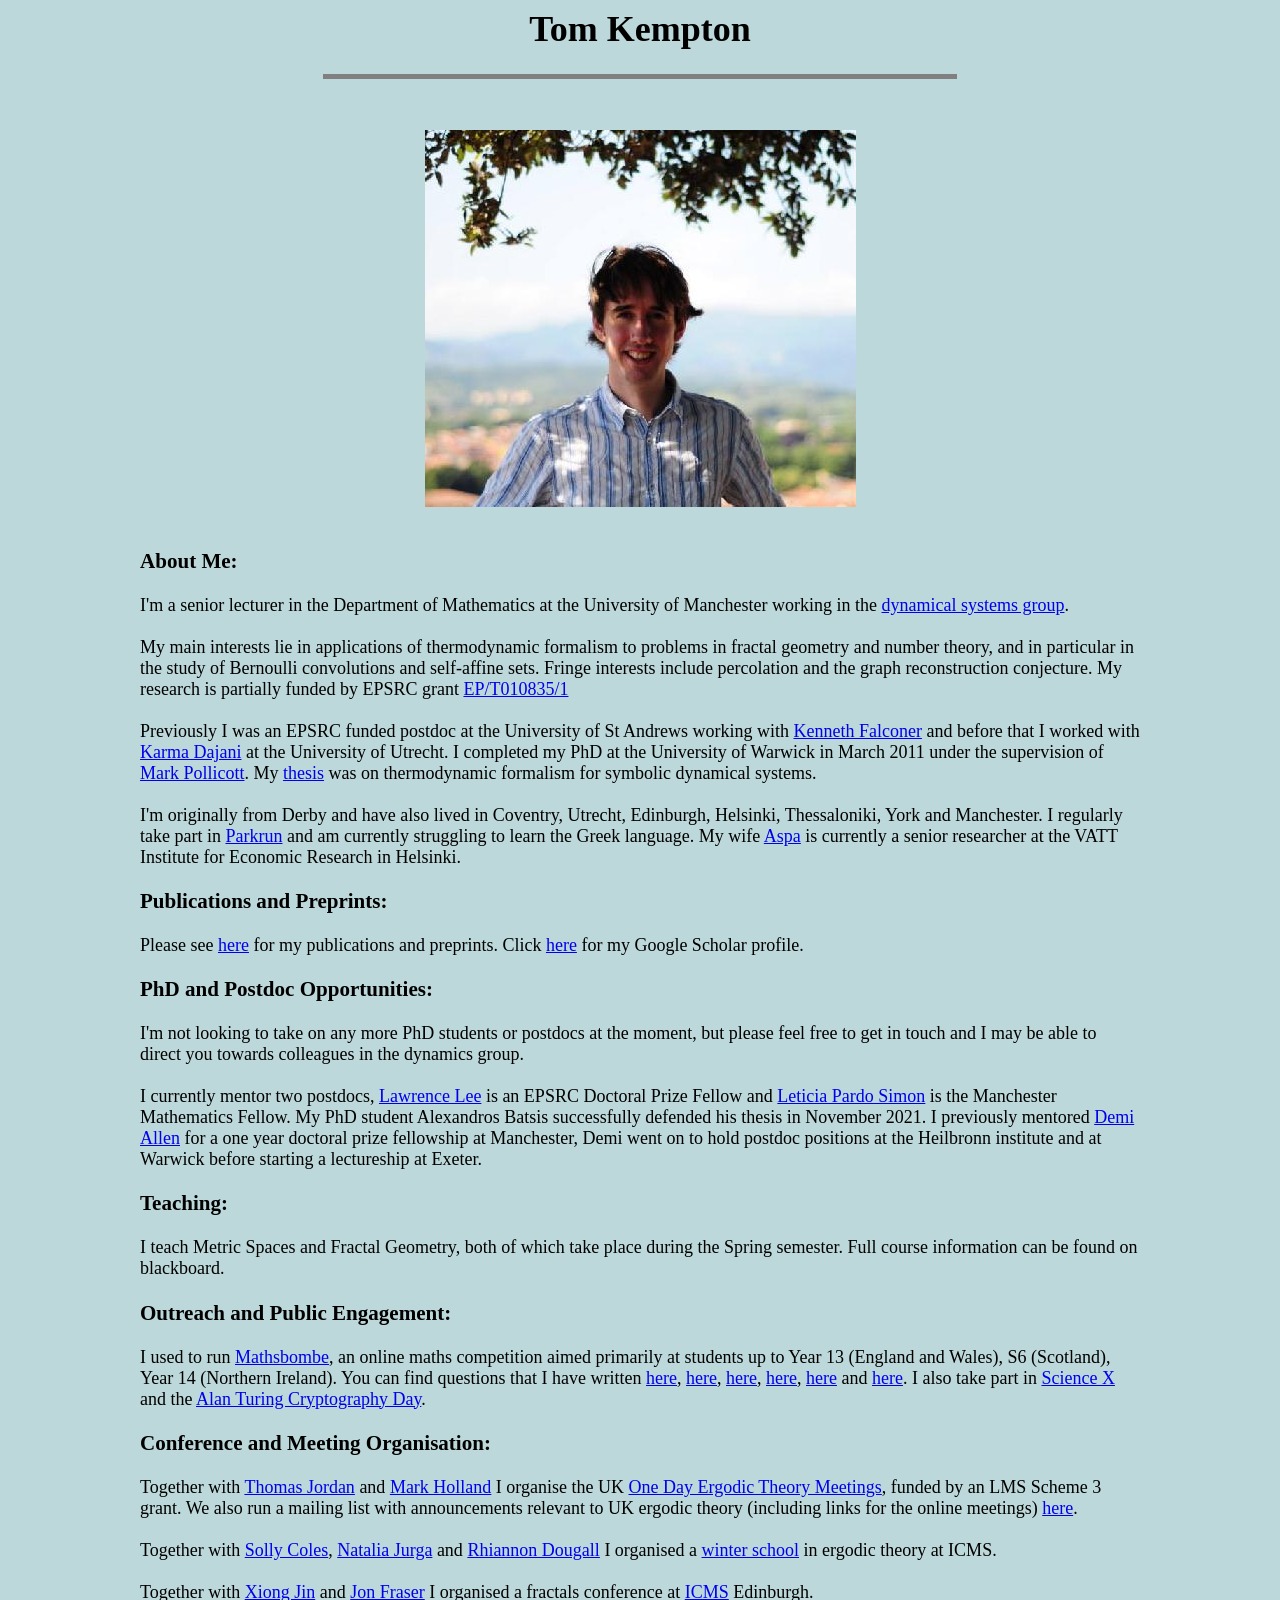
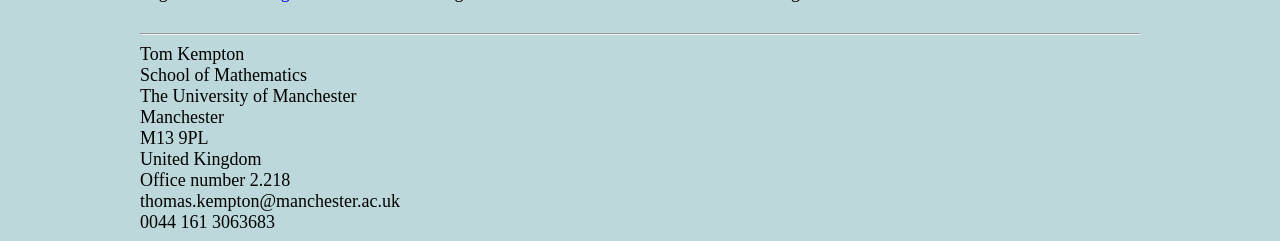
<file: index.htm>
<html
> 

<body> 

<body bgcolor="#BDD8DA"> 

<title>Tom Kempton</title> 

<CENTER> 

<font size=4> 

<H1>Tom Kempton</H1> 

<HR WIDTH="50%" SIZE="5" NOSHADE="NOSHADE"> 

 

</br></br> 



<img style="width: 431px; height: 377px;" alt="From Lucca Tower" src="Lucca 
Tower2.jpg"></br></br>
</CENTER>


<DIV style="width: 1000px; margin: 0 auto">
   

<h3>About Me:</h3>

I'm a senior lecturer in the Department of Mathematics at the University of Manchester working in the <a 
href="https://www.maths.manchester.ac.uk/research/themes/analysis-geometry-and-dynamical-systems/">dynamical systems group</a>. </br></br>

My main interests lie in applications of thermodynamic formalism to problems in fractal geometry and number theory, and in particular in the study of Bernoulli convolutions and self-affine sets.
Fringe interests include percolation and the graph reconstruction conjecture. My research is partially funded by EPSRC grant <a 
href="https://gow.epsrc.ukri.org/NGBOViewGrant.aspx?GrantRef=EP/T010835/1">EP/T010835/1</a>

</br></br>

Previously I was an EPSRC funded postdoc at the University of St Andrews working with <a 
href="https://kennethfalconer.github.io/index.html">Kenneth Falconer</a> and before that I worked with <a 
href="http://www.staff.science.uu.nl/~kraai101/">Karma Dajani</a> at the 
University of Utrecht. I completed my PhD at the University of Warwick in March 2011 under the 
supervision of <a href="http://www.warwick.ac.uk/~masdbl/">Mark Pollicott</a>. 
My <a href="KemptonThesisFinalVersion.pdf">thesis</a> was on thermodynamic 
formalism for symbolic dynamical systems. </br></br>

I'm originally from Derby and have also lived in Coventry, Utrecht, Edinburgh, Helsinki, Thessaloniki, York and Manchester. I regularly take part in <a 
href="http://www.parkrun.org.uk/results/athleteresultshistory/?athleteNumber=82913">Parkrun</a> and am currently struggling to learn the Greek language. My wife <a 
href="https://vatt.fi/en/researcher/bizopoulou-aspasia">Aspa</a> is currently a senior researcher at the VATT Institute for Economic Research in Helsinki.

<h3>Publications and Preprints:</h3> 

Please see <a 
href="https://personalpages.manchester.ac.uk/staff/thomas.kempton/publications">here</a> for my publications and preprints. Click <a 
href="http://scholar.google.nl/citations?user=wOstJyUAAAAJ&hl=en">here</a> for 
my Google Scholar profile.</br> 

<h3>PhD and Postdoc Opportunities:</h3> 
I'm not looking to take on any more PhD students or postdocs at the moment, but please feel free to get in touch and I may be able to direct you towards colleagues in the dynamics group.
<br><br>

I currently mentor two postdocs, <a href="https://lawrence-d-lee.github.io/">Lawrence Lee</a> is an EPSRC Doctoral Prize Fellow and <a href="https://sites.google.com/view/leticiapardosimon/home">Leticia Pardo Simon</a> is the Manchester Mathematics Fellow. 

My PhD student Alexandros Batsis successfully defended his thesis in November 2021. I previously mentored <a href="https://sites.google.com/view/demi-allen-mathematics">Demi Allen</a> for a one year doctoral prize fellowship at Manchester, Demi went on to hold postdoc positions at the Heilbronn institute and at Warwick before starting a lectureship at Exeter.

<h3>Teaching:</h3> 
I teach Metric Spaces and Fractal Geometry, both of which take place during the Spring semester. Full course information can be found on blackboard.


<h3>Outreach and Public Engagement:</h3>
I used to run <a 
href="https://www.maths.manchester.ac.uk/mathsbombe/">Mathsbombe</a>, an online maths competition aimed primarily at students up to Year 13 (England and Wales), S6 (Scotland), Year 14 (Northern Ireland). You can find questions that I have written <a 
href="https://www.maths.manchester.ac.uk/mathsbombe_2019/problem.php?index=2">here</a>, <a 
href="https://www.maths.manchester.ac.uk/mathsbombe_2019/problem.php?index=5">here</a>, <a 
href="https://www.maths.manchester.ac.uk/mathsbombe_2020/problem.php?index=1">here</a>, <a 
href="https://www.maths.manchester.ac.uk/mathsbombe_2020/problem.php?index=3">here</a>, <a 
href="https://www.maths.manchester.ac.uk/mathsbombe_2020/problem.php?index=5">here</a> and <a 
href="https://www.maths.manchester.ac.uk/mathsbombe_2020/problem.php?index=7">here</a>.

I also take part in <a 
href="https://www.mub.eps.manchester.ac.uk/sciencex/">Science X</a> and the <a 
href="https://www.maths.manchester.ac.uk/cryptography_competition/ATCD.php">Alan Turing Cryptography Day</a>. 



<h3>Conference and Meeting Organisation:</h3> 
Together with <a href="https://people.maths.bris.ac.uk/~matmj/">Thomas Jordan</a> and <a href="http://emps.exeter.ac.uk/mathematics/staff/mph204">Mark Holland</a> I organise the UK <a 
href="https://people.maths.bris.ac.uk/~matmj/ergodicmeetings2021.html">One Day Ergodic Theory Meetings</a>, funded by an LMS Scheme 3 grant. We also run a mailing list with announcements relevant to UK ergodic theory (including links for the online meetings) <a href="https://www.jiscmail.ac.uk/cgi-bin/webadmin?A0=UKETDS">here</a>.<br><br>

Together with <a href="https://warwick.ac.uk/fac/sci/maths/people/staff/coles/">Solly Coles</a>, <a href="https://nataliajurga.wordpress.com/">Natalia Jurga</a> and <a href="https://www.durham.ac.uk/staff/rhiannon-dougall/">Rhiannon Dougall</a> I organised a <a href="https://www.icms.org.uk/events/workshops/JET21">winter school</a> in ergodic theory at ICMS. <br><br> 

Together with <a href="https://personalpages.manchester.ac.uk/staff/xiong.jin/">Xiong Jin</a> and <a href="http://www.mcs.st-andrews.ac.uk/~jmf32/">Jon Fraser</a> I organised a fractals conference at <a 
href="https://www.icms.org.uk/">ICMS</a> Edinburgh. <br><br>


<hr /> 

Tom Kempton</br> 

School of Mathematics</br> 

The University of Manchester</br> 

Manchester</br> 

M13 9PL</br> 

United Kingdom</br>  

Office number 2.218</br>

thomas.kempton@manchester.ac.uk</br> 

0044 161 3063683</br>



<script type="text/javascript"> 

var gaJsHost = (("https:" == document.location.protocol) ? "https://ssl." : 
"http://www."); 

document.write(unescape("%3Cscript src='" + gaJsHost + "google-
analytics.com/ga.js' type='text/javascript'%3E%3C/script%3E")); 

</script> 

<script type="text/javascript"> 

try { 

var pageTracker = _gat._getTracker("UA-4351727-2"); 

pageTracker._trackPageview(); 

} catch(err) {}</script> 

</DIV>

</body> 

</html>
</file>
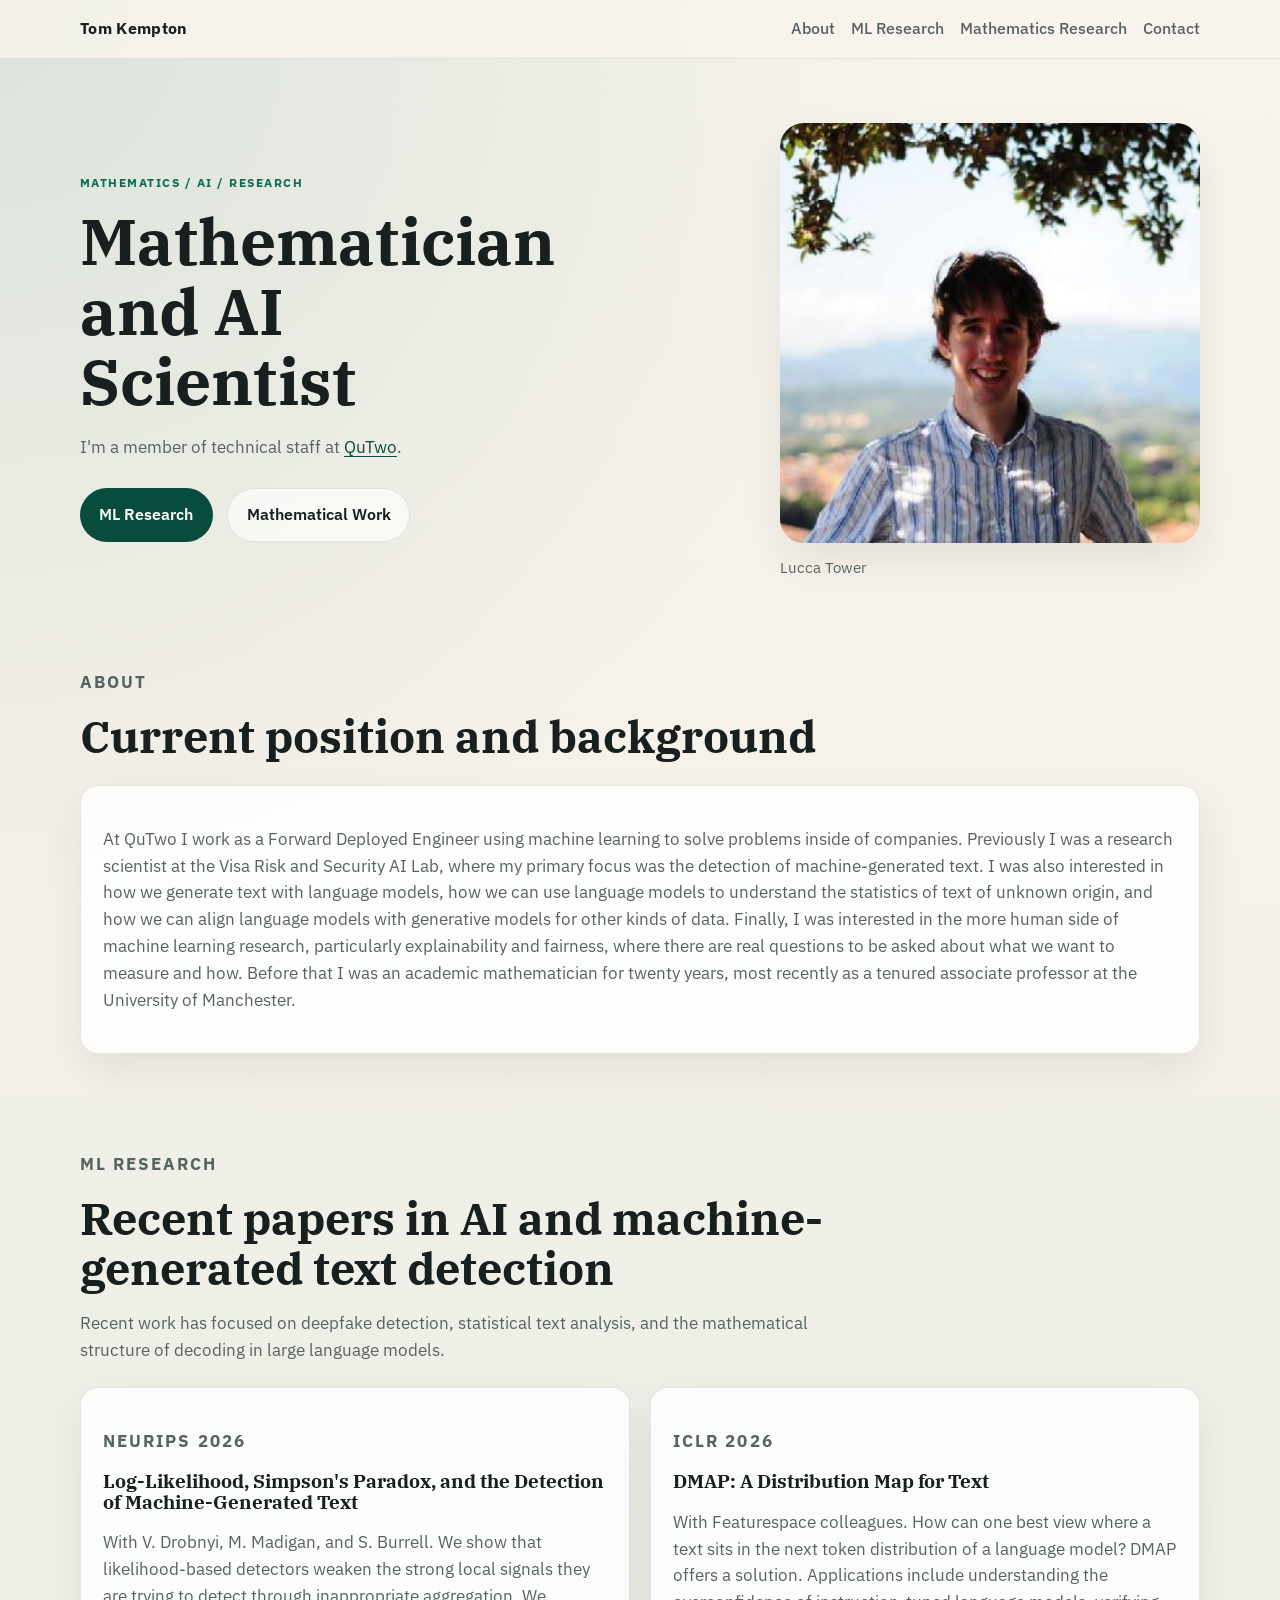
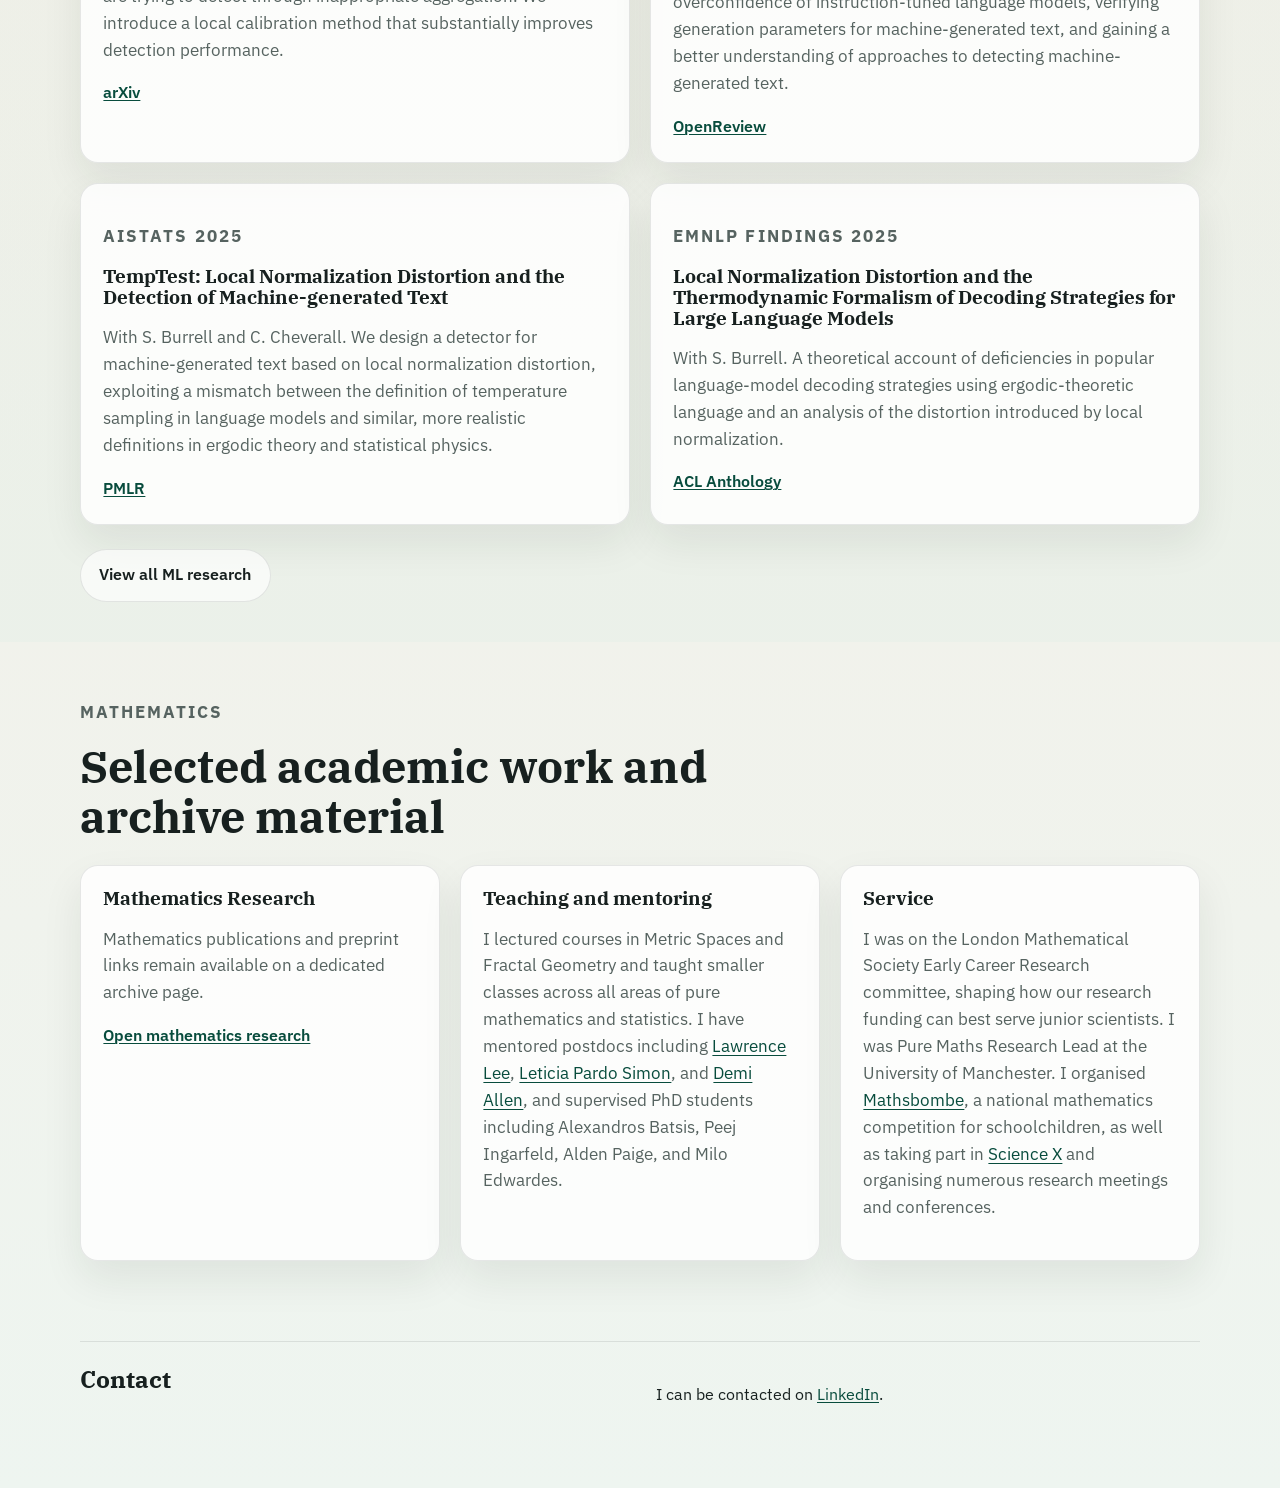
<file: index.html>
<!DOCTYPE html>
<html lang="en">
<head>
  <meta charset="utf-8">
  <meta name="viewport" content="width=device-width, initial-scale=1">
  <title>Tom Kempton</title>
  <meta name="description" content="Tom Kempton's academic homepage, with current work, selected projects, publications, and archive material.">
  <link rel="preconnect" href="https://fonts.googleapis.com">
  <link rel="preconnect" href="https://fonts.gstatic.com" crossorigin>
  <link href="https://fonts.googleapis.com/css2?family=IBM+Plex+Sans:wght@400;500;600;700&family=IBM+Plex+Serif:wght@400;600&display=swap" rel="stylesheet">
  <link rel="stylesheet" href="style.css">
</head>
<body>
  <header class="site-header">
    <div class="container">
      <nav class="site-nav" aria-label="Primary">
        <a class="wordmark" href="index.html">Tom Kempton</a>
        <div class="nav-links">
          <a href="#about">About</a>
          <a href="ai-research.html">ML Research</a>
          <a href="publications.htm">Mathematics Research</a>
          <a href="#contact">Contact</a>
        </div>
      </nav>
    </div>
  </header>

  <main>
    <section class="hero">
      <div class="container hero-grid">
        <div class="hero-copy">
          <p class="eyebrow">Mathematics / AI / Research</p>
          <h1>Mathematician and AI Scientist</h1>
          <p class="lede">
            I'm a member of technical staff at <a href="https://www.qutwo.com/">QuTwo</a>.
          </p>
          <div class="cta-row">
            <a class="button button-primary" href="ai-research.html">ML Research</a>
            <a class="button button-secondary" href="publications.htm">Mathematical Work</a>
          </div>
        </div>
        <div class="hero-media">
          <img src="Lucca Tower2.jpg" alt="Tom Kempton standing on Lucca Tower">
          <p class="caption">Lucca Tower</p>
        </div>
      </div>
    </section>

    <section id="about" class="section">
      <div class="container">
        <div class="section-heading">
          <p class="eyebrow">About</p>
          <h2>Current position and background</h2>
        </div>
        <div class="card prose">
          <p>
            At QuTwo I work as a Forward Deployed Engineer using machine learning to solve problems inside of companies. Previously I
            was a research scientist at the Visa Risk and Security AI Lab, where my primary focus was the detection of machine-generated
            text. I was also interested in how we generate text with language models, how we can use language models to understand the
            statistics of text of unknown origin, and how we can align language models with generative models for other kinds of data.
            Finally, I was interested in the more human side of machine learning research, particularly explainability and fairness,
            where there are real questions to be asked about what we want to measure and how. Before that I was an academic mathematician
            for twenty years, most recently as a tenured associate professor at the University of Manchester.
          </p>
        </div>
      </div>
    </section>

    <section id="future-ai" class="section section-alt">
      <div class="container">
        <div class="section-heading">
          <p class="eyebrow">ML Research</p>
          <h2>Recent papers in AI and machine-generated text detection</h2>
          <p>
            Recent work has focused on deepfake detection, statistical text analysis, and the mathematical structure of
            decoding in large language models.
          </p>
        </div>
        <div class="card-grid featured-grid">
          <article class="card project-card">
            <p class="card-label">NeurIPS 2026</p>
            <h3>Log-Likelihood, Simpson's Paradox, and the Detection of Machine-Generated Text</h3>
            <p>
              With V. Drobnyi, M. Madigan, and S. Burrell. We show that likelihood-based detectors weaken
              the strong local signals they are trying to detect through inappropriate aggregation. We introduce a local
              calibration method that substantially improves detection performance.
            </p>
            <a class="text-link" href="https://arxiv.org/abs/2605.06294">arXiv</a>
          </article>
          <article class="card project-card">
            <p class="card-label">ICLR 2026</p>
            <h3>DMAP: A Distribution Map for Text</h3>
            <p>
              With Featurespace colleagues. How can one best view where a text sits in the next token distribution of a
              language model? DMAP offers a solution. Applications include understanding the overconfidence of
              instruction-tuned language models, verifying generation parameters for machine-generated text, and gaining a
              better understanding of approaches to detecting machine-generated text.
            </p>
            <a class="text-link" href="https://openreview.net/forum?id=SPElkPRurl">OpenReview</a>
          </article>
          <article class="card project-card">
            <p class="card-label">AISTATS 2025</p>
            <h3>TempTest: Local Normalization Distortion and the Detection of Machine-generated Text</h3>
            <p>
              With S. Burrell and C. Cheverall. We design a detector for machine-generated text based on local
              normalization distortion, exploiting a mismatch between the definition of temperature sampling in language
              models and similar, more realistic definitions in ergodic theory and statistical physics.
            </p>
            <a class="text-link" href="https://proceedings.mlr.press/v258/kempton25a.html">PMLR</a>
          </article>
          <article class="card project-card">
            <p class="card-label">EMNLP Findings 2025</p>
            <h3>Local Normalization Distortion and the Thermodynamic Formalism of Decoding Strategies for Large Language Models</h3>
            <p>
              With S. Burrell. A theoretical account of deficiencies in popular language-model decoding strategies using ergodic-theoretic language and
              an analysis of the distortion introduced by local normalization.
            </p>
            <a class="text-link" href="https://aclanthology.org/2025.findings-emnlp.1210/">ACL Anthology</a>
          </article>
        </div>
        <p class="section-link-row">
          <a class="button button-secondary" href="ai-research.html">View all ML research</a>
        </p>
      </div>
    </section>

    <section id="maths" class="section">
      <div class="container">
        <div class="section-heading">
          <p class="eyebrow">Mathematics</p>
          <h2>Selected academic work and archive material</h2>
        </div>
        <div class="card-grid">
          <article class="card">
            <h3>Mathematics Research</h3>
            <p>Mathematics publications and preprint links remain available on a dedicated archive page.</p>
            <a class="text-link" href="publications.htm">Open mathematics research</a>
          </article>
          <article class="card">
            <h3>Teaching and mentoring</h3>
            <p>
              I lectured courses in Metric Spaces and Fractal Geometry and taught smaller classes across all areas of pure
              mathematics and statistics. I have mentored postdocs including
              <a href="https://lawrence-d-lee.github.io/">Lawrence Lee</a>,
              <a href="https://sites.google.com/view/leticiapardosimon/home">Leticia Pardo Simon</a>, and
              <a href="https://sites.google.com/view/demi-allen-mathematics">Demi Allen</a>, and supervised PhD students
              including Alexandros Batsis, Peej Ingarfeld, Alden Paige, and Milo Edwardes.
            </p>
          </article>
          <article class="card">
            <h3>Service</h3>
            <p>
              I was on the London Mathematical Society Early Career Research committee, shaping how our research funding can best serve junior scientists. I was Pure Maths Research Lead at the University of Manchester. I organised
              <a href="https://www.maths.manchester.ac.uk/mathsbombe/">Mathsbombe</a>, a national mathematics competition for schoolchildren, as well as taking part in
              <a href="https://www.mub.eps.manchester.ac.uk/sciencex/">Science X</a> and organising numerous research meetings and conferences.
            </p>
          </article>
        </div>
      </div>
    </section>

  </main>

  <footer id="contact" class="site-footer">
    <div class="container footer-grid">
      <div>
        <h2>Contact</h2>
      </div>
      <div>
        <p>I can be contacted on <a href="https://www.linkedin.com/in/tom-kempton-41244822a">LinkedIn</a>.</p>
      </div>
    </div>
  </footer>
</body>
</html>
</file>
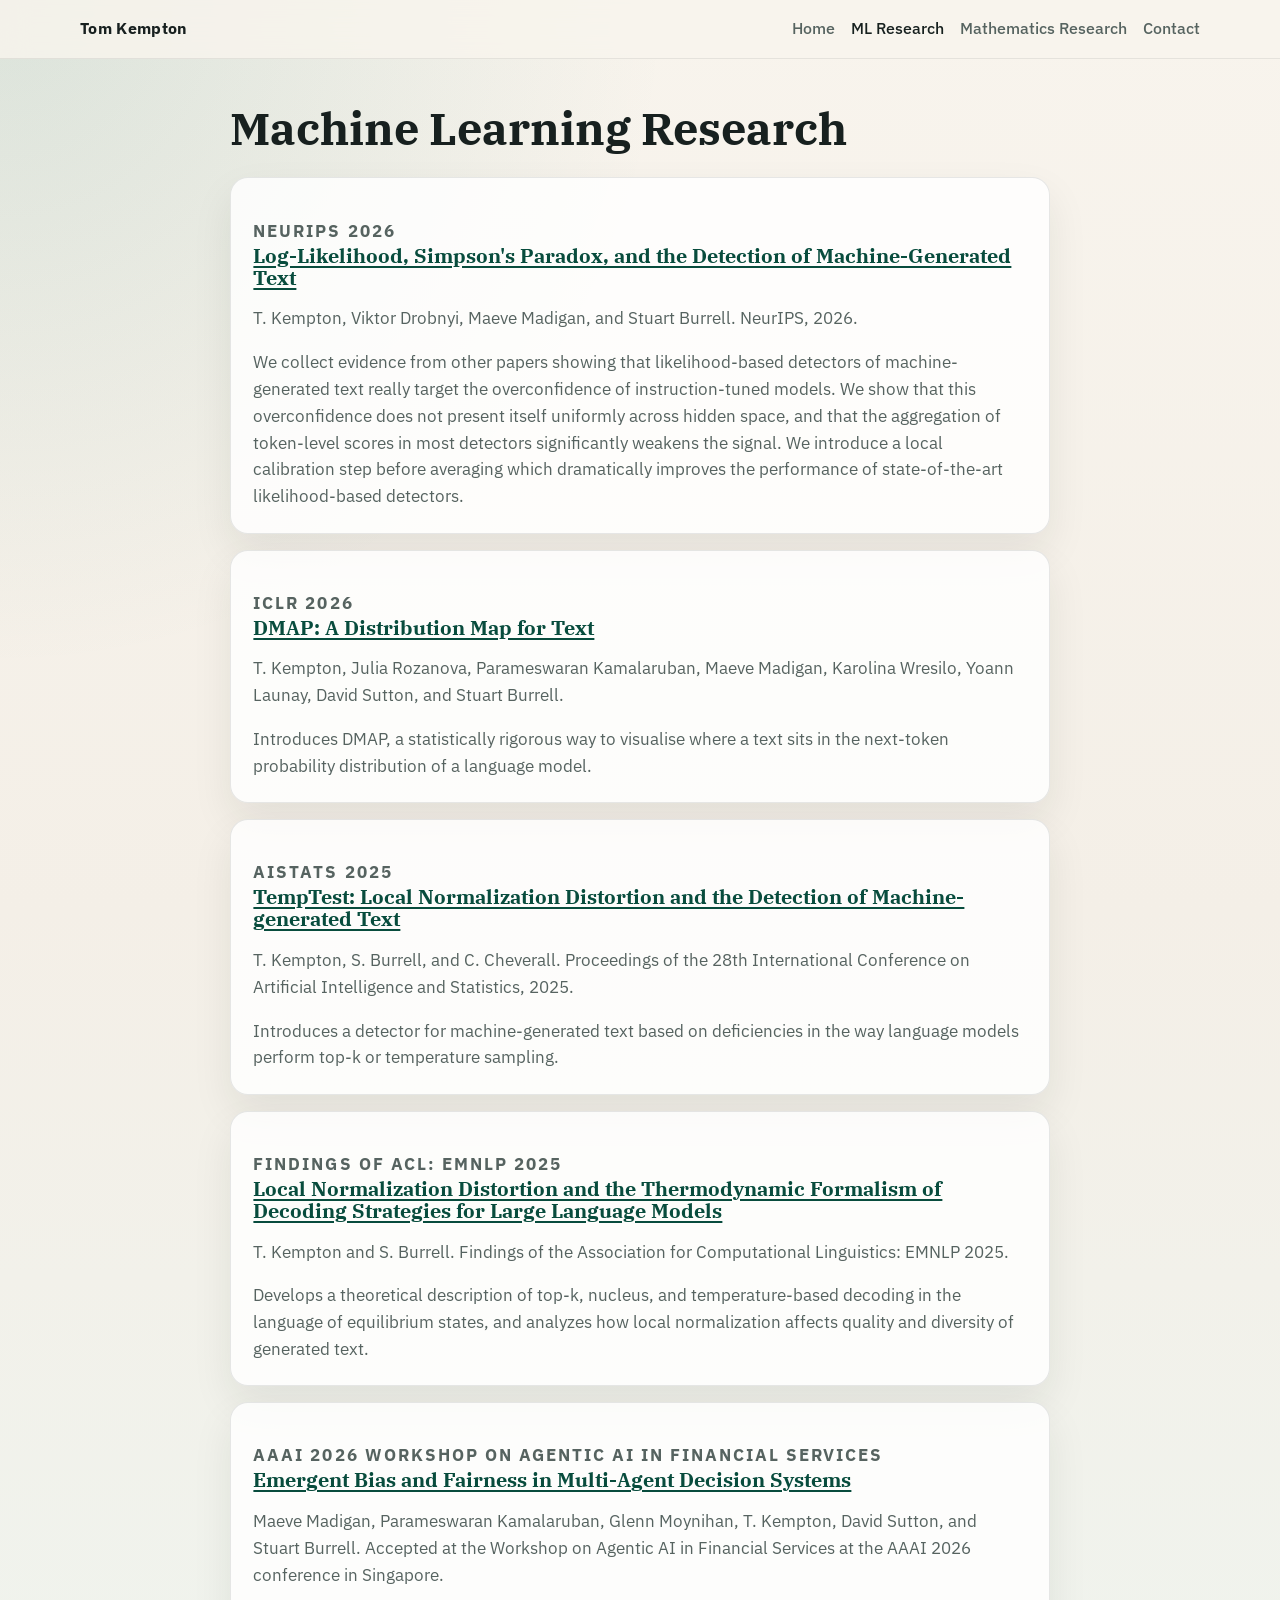
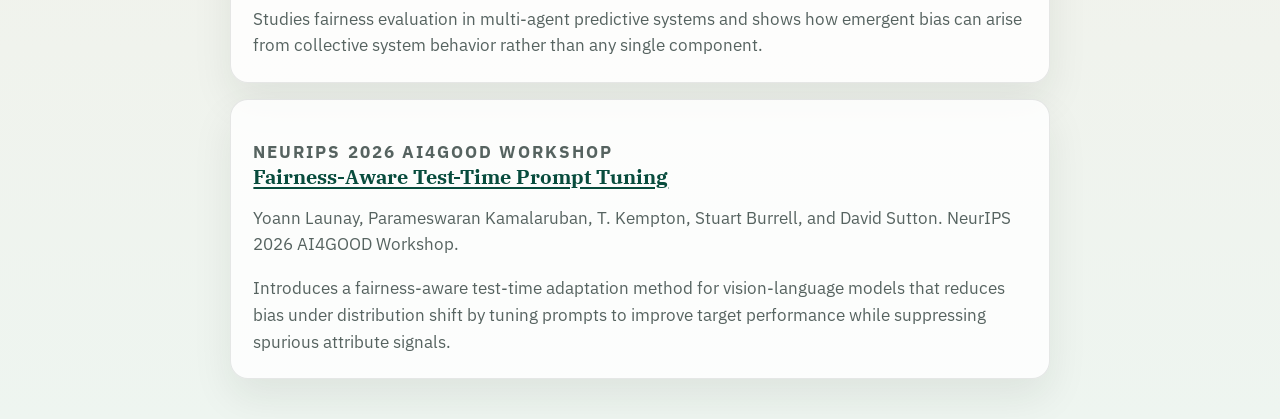
<file: ai-research.html>
<!DOCTYPE html>
<html lang="en">
<head>
  <meta charset="utf-8">
  <meta name="viewport" content="width=device-width, initial-scale=1">
  <title>Tom Kempton | ML Research</title>
  <meta name="description" content="ML research papers and projects by Tom Kempton, with a focus on deepfake detection and machine-generated text.">
  <link rel="preconnect" href="https://fonts.googleapis.com">
  <link rel="preconnect" href="https://fonts.gstatic.com" crossorigin>
  <link href="https://fonts.googleapis.com/css2?family=IBM+Plex+Sans:wght@400;500;600;700&family=IBM+Plex+Serif:wght@400;600&display=swap" rel="stylesheet">
  <link rel="stylesheet" href="style.css">
</head>
<body>
  <header class="site-header site-header-compact">
    <div class="container">
      <nav class="site-nav" aria-label="Primary">
        <a class="wordmark" href="index.html">Tom Kempton</a>
        <div class="nav-links">
          <a href="index.html">Home</a>
          <a href="ai-research.html" aria-current="page">ML Research</a>
          <a href="publications.htm">Mathematics Research</a>
          <a href="index.html#contact">Contact</a>
        </div>
      </nav>
    </div>
  </header>

  <main class="section">
    <div class="container narrow">
      <div class="section-heading">
        <h1>Machine Learning Research</h1>
      </div>

      <div class="stack">
        <article class="card publication-item">
          <p class="card-label">NeurIPS 2026</p>
          <h2><a href="https://arxiv.org/abs/2605.06294">Log-Likelihood, Simpson's Paradox, and the Detection of Machine-Generated Text</a></h2>
          <p>T. Kempton, Viktor Drobnyi, Maeve Madigan, and Stuart Burrell. NeurIPS, 2026.</p>
          <p>
            We collect evidence from other papers showing that likelihood-based detectors of 
            machine-generated text really target the overconfidence of instruction-tuned models. We show that this
            overconfidence does not present itself uniformly across hidden space, and that the aggregation of token-level scores in most
            detectors significantly weakens the signal. We introduce a local calibration step before averaging which dramatically improves 
            the performance of state-of-the-art likelihood-based detectors.
          </p>
        </article>

        <article class="card publication-item">
          <p class="card-label">ICLR 2026</p>
          <h2><a href="https://openreview.net/forum?id=SPElkPRurl">DMAP: A Distribution Map for Text</a></h2>
          <p>T. Kempton, Julia Rozanova, Parameswaran Kamalaruban, Maeve Madigan, Karolina Wresilo, Yoann Launay, David Sutton, and Stuart Burrell.</p>
          <p>
            Introduces DMAP, a statistically rigorous way to visualise where a text sits in the next-token probability distribution of a language model.
          </p>
        </article>

        <article class="card publication-item">
          <p class="card-label">AISTATS 2025</p>
          <h2><a href="https://proceedings.mlr.press/v258/kempton25a.html">TempTest: Local Normalization Distortion and the Detection of Machine-generated Text</a></h2>
          <p>T. Kempton, S. Burrell, and C. Cheverall. Proceedings of the 28th International Conference on Artificial Intelligence and Statistics, 2025.</p>
          <p>
            Introduces a detector for machine-generated text based on deficiencies in the way language models perform top-k or temperature sampling. 
          </p>
        </article>

        <article class="card publication-item">
          <p class="card-label">Findings of ACL: EMNLP 2025</p>
          <h2><a href="https://aclanthology.org/2025.findings-emnlp.1210/">Local Normalization Distortion and the Thermodynamic Formalism of Decoding Strategies for Large Language Models</a></h2>
          <p>T. Kempton and S. Burrell. Findings of the Association for Computational Linguistics: EMNLP 2025.</p>
          <p>
            Develops a theoretical description of top-k, nucleus, and temperature-based decoding in the language of
            equilibrium states, and analyzes how local normalization affects quality and diversity of generated text.
          </p>
        </article>

        <article class="card publication-item">
          <p class="card-label">AAAI 2026 Workshop on Agentic AI in Financial Services</p>
          <h2><a href="https://arxiv.org/abs/2512.16433">Emergent Bias and Fairness in Multi-Agent Decision Systems</a></h2>
          <p>Maeve Madigan, Parameswaran Kamalaruban, Glenn Moynihan, T. Kempton, David Sutton, and Stuart Burrell. Accepted at the Workshop on Agentic AI in Financial Services at the AAAI 2026 conference in Singapore.</p>
          <p>
            Studies fairness evaluation in multi-agent predictive systems and shows how emergent bias can arise from
            collective system behavior rather than any single component.
          </p>
        </article>

        <article class="card publication-item">
          <p class="card-label">NeurIPS 2026 AI4GOOD Workshop</p>
          <h2><a href="https://openreview.net/forum?id=PSx10YdkYB">Fairness-Aware Test-Time Prompt Tuning</a></h2>
          <p>Yoann Launay, Parameswaran Kamalaruban, T. Kempton, Stuart Burrell, and David Sutton. NeurIPS 2026 AI4GOOD Workshop.</p>
          <p>
            Introduces a fairness-aware test-time adaptation method for vision-language models that reduces bias under
            distribution shift by tuning prompts to improve target performance while suppressing spurious attribute signals.
          </p>
        </article>
      </div>
    </div>
  </main>
</body>
</html>
</file>
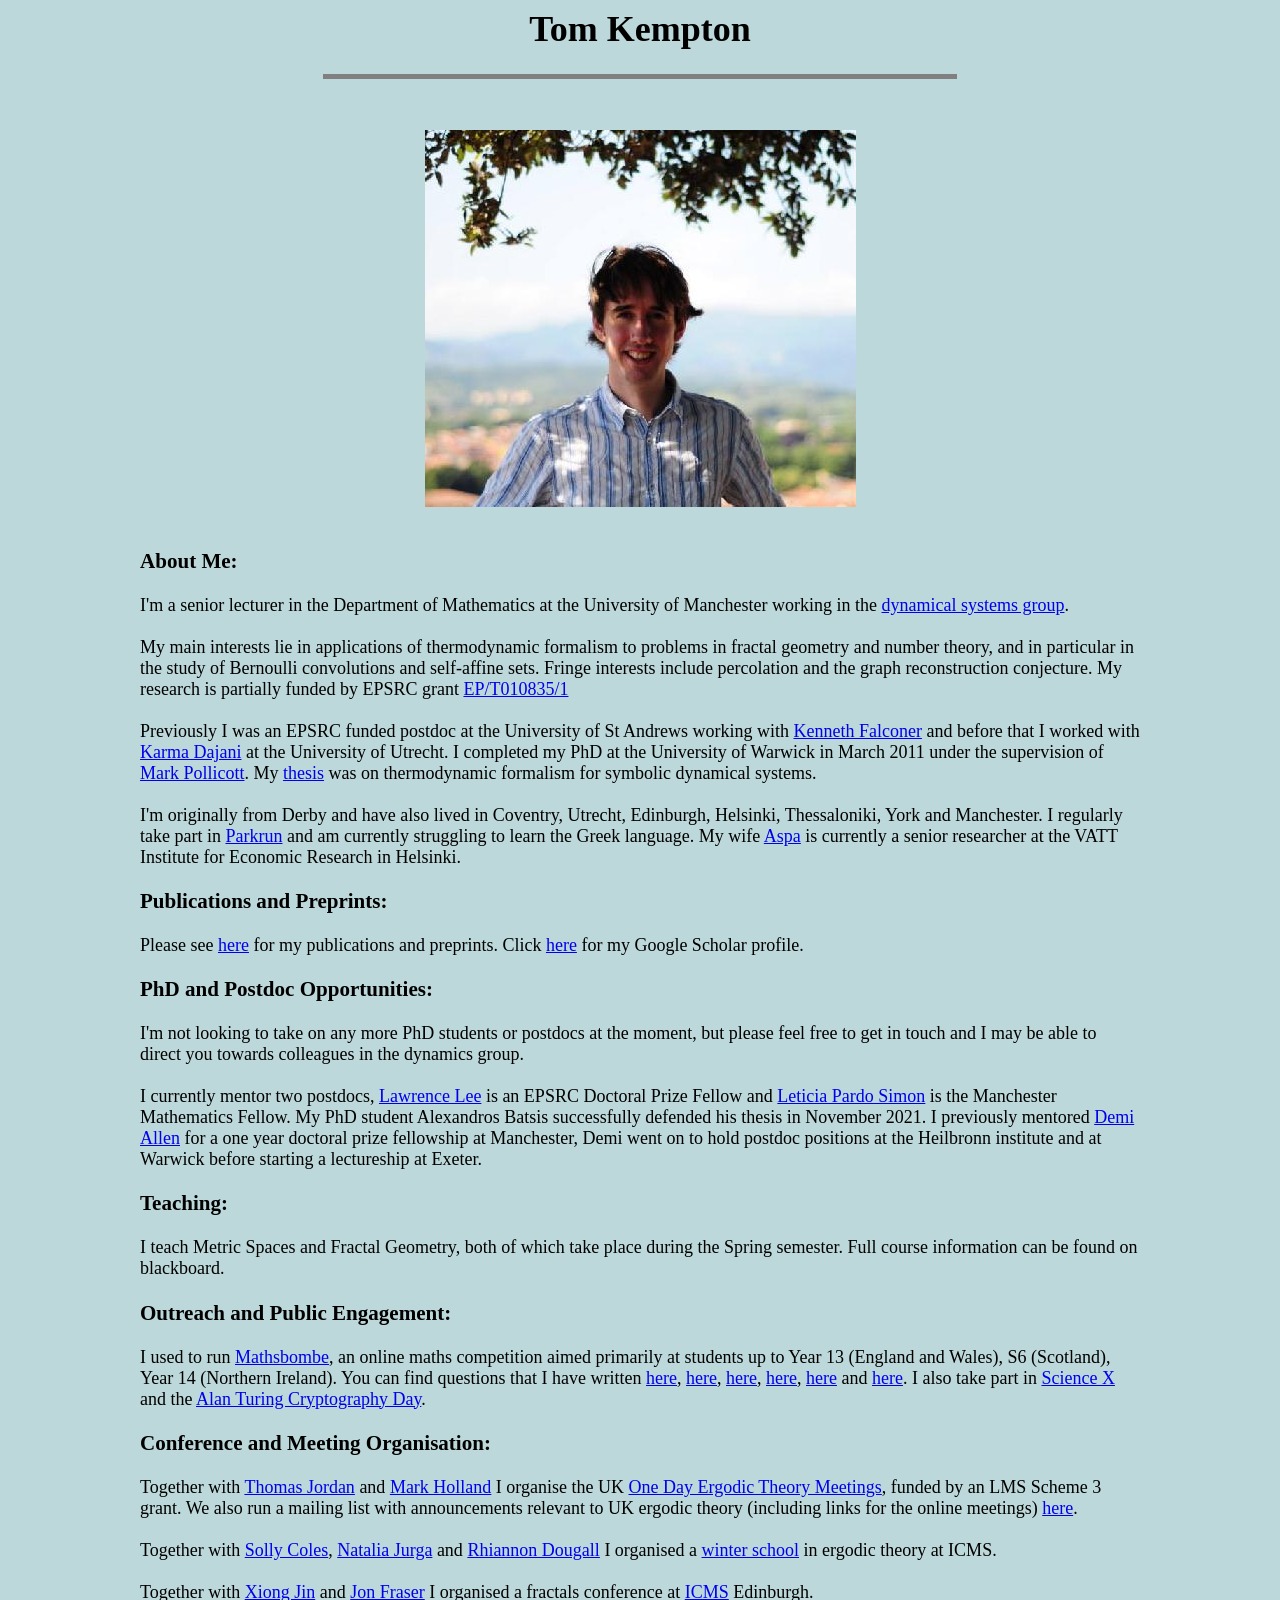
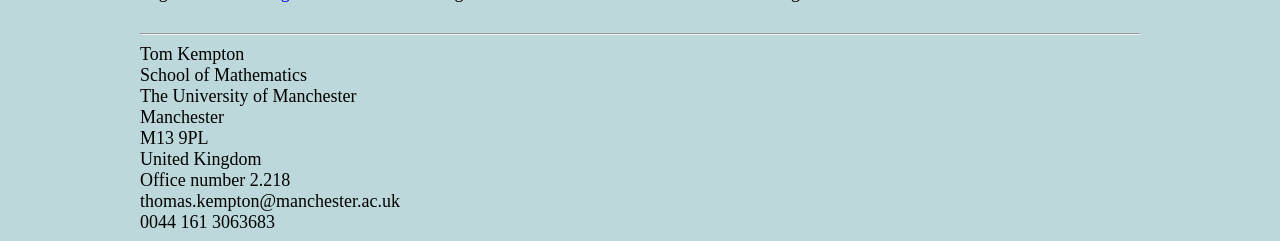
<file: default.htm>
<html
> 

<body> 

<body bgcolor="#BDD8DA"> 

<title>Tom Kempton</title> 

<CENTER> 

<font size=4> 

<H1>Tom Kempton</H1> 

<HR WIDTH="50%" SIZE="5" NOSHADE="NOSHADE"> 

 

</br></br> 



<img style="width: 431px; height: 377px;" alt="From Lucca Tower" src="Lucca 
Tower2.jpg"></br></br>
</CENTER>


<DIV style="width: 1000px; margin: 0 auto">
   

<h3>About Me:</h3>

I'm a senior lecturer in the Department of Mathematics at the University of Manchester working in the <a 
href="https://www.maths.manchester.ac.uk/research/themes/analysis-geometry-and-dynamical-systems/">dynamical systems group</a>. </br></br>

My main interests lie in applications of thermodynamic formalism to problems in fractal geometry and number theory, and in particular in the study of Bernoulli convolutions and self-affine sets.
Fringe interests include percolation and the graph reconstruction conjecture. My research is partially funded by EPSRC grant <a 
href="https://gow.epsrc.ukri.org/NGBOViewGrant.aspx?GrantRef=EP/T010835/1">EP/T010835/1</a>

</br></br>

Previously I was an EPSRC funded postdoc at the University of St Andrews working with <a 
href="https://kennethfalconer.github.io/index.html">Kenneth Falconer</a> and before that I worked with <a 
href="http://www.staff.science.uu.nl/~kraai101/">Karma Dajani</a> at the 
University of Utrecht. I completed my PhD at the University of Warwick in March 2011 under the 
supervision of <a href="http://www.warwick.ac.uk/~masdbl/">Mark Pollicott</a>. 
My <a href="KemptonThesisFinalVersion.pdf">thesis</a> was on thermodynamic 
formalism for symbolic dynamical systems. </br></br>

I'm originally from Derby and have also lived in Coventry, Utrecht, Edinburgh, Helsinki, Thessaloniki, York and Manchester. I regularly take part in <a 
href="http://www.parkrun.org.uk/results/athleteresultshistory/?athleteNumber=82913">Parkrun</a> and am currently struggling to learn the Greek language. My wife <a 
href="https://vatt.fi/en/researcher/bizopoulou-aspasia">Aspa</a> is currently a senior researcher at the VATT Institute for Economic Research in Helsinki.

<h3>Publications and Preprints:</h3> 

Please see <a 
href="https://personalpages.manchester.ac.uk/staff/thomas.kempton/publications">here</a> for my publications and preprints. Click <a 
href="http://scholar.google.nl/citations?user=wOstJyUAAAAJ&hl=en">here</a> for 
my Google Scholar profile.</br> 

<h3>PhD and Postdoc Opportunities:</h3> 
I'm not looking to take on any more PhD students or postdocs at the moment, but please feel free to get in touch and I may be able to direct you towards colleagues in the dynamics group.
<br><br>

I currently mentor two postdocs, <a href="https://lawrence-d-lee.github.io/">Lawrence Lee</a> is an EPSRC Doctoral Prize Fellow and <a href="https://sites.google.com/view/leticiapardosimon/home">Leticia Pardo Simon</a> is the Manchester Mathematics Fellow. 

My PhD student Alexandros Batsis successfully defended his thesis in November 2021. I previously mentored <a href="https://sites.google.com/view/demi-allen-mathematics">Demi Allen</a> for a one year doctoral prize fellowship at Manchester, Demi went on to hold postdoc positions at the Heilbronn institute and at Warwick before starting a lectureship at Exeter.

<h3>Teaching:</h3> 
I teach Metric Spaces and Fractal Geometry, both of which take place during the Spring semester. Full course information can be found on blackboard.


<h3>Outreach and Public Engagement:</h3>
I used to run <a 
href="https://www.maths.manchester.ac.uk/mathsbombe/">Mathsbombe</a>, an online maths competition aimed primarily at students up to Year 13 (England and Wales), S6 (Scotland), Year 14 (Northern Ireland). You can find questions that I have written <a 
href="https://www.maths.manchester.ac.uk/mathsbombe_2019/problem.php?index=2">here</a>, <a 
href="https://www.maths.manchester.ac.uk/mathsbombe_2019/problem.php?index=5">here</a>, <a 
href="https://www.maths.manchester.ac.uk/mathsbombe_2020/problem.php?index=1">here</a>, <a 
href="https://www.maths.manchester.ac.uk/mathsbombe_2020/problem.php?index=3">here</a>, <a 
href="https://www.maths.manchester.ac.uk/mathsbombe_2020/problem.php?index=5">here</a> and <a 
href="https://www.maths.manchester.ac.uk/mathsbombe_2020/problem.php?index=7">here</a>.

I also take part in <a 
href="https://www.mub.eps.manchester.ac.uk/sciencex/">Science X</a> and the <a 
href="https://www.maths.manchester.ac.uk/cryptography_competition/ATCD.php">Alan Turing Cryptography Day</a>. 



<h3>Conference and Meeting Organisation:</h3> 
Together with <a href="https://people.maths.bris.ac.uk/~matmj/">Thomas Jordan</a> and <a href="http://emps.exeter.ac.uk/mathematics/staff/mph204">Mark Holland</a> I organise the UK <a 
href="https://people.maths.bris.ac.uk/~matmj/ergodicmeetings2021.html">One Day Ergodic Theory Meetings</a>, funded by an LMS Scheme 3 grant. We also run a mailing list with announcements relevant to UK ergodic theory (including links for the online meetings) <a href="https://www.jiscmail.ac.uk/cgi-bin/webadmin?A0=UKETDS">here</a>.<br><br>

Together with <a href="https://warwick.ac.uk/fac/sci/maths/people/staff/coles/">Solly Coles</a>, <a href="https://nataliajurga.wordpress.com/">Natalia Jurga</a> and <a href="https://www.durham.ac.uk/staff/rhiannon-dougall/">Rhiannon Dougall</a> I organised a <a href="https://www.icms.org.uk/events/workshops/JET21">winter school</a> in ergodic theory at ICMS. <br><br> 

Together with <a href="https://personalpages.manchester.ac.uk/staff/xiong.jin/">Xiong Jin</a> and <a href="http://www.mcs.st-andrews.ac.uk/~jmf32/">Jon Fraser</a> I organised a fractals conference at <a 
href="https://www.icms.org.uk/">ICMS</a> Edinburgh. <br><br>


<hr /> 

Tom Kempton</br> 

School of Mathematics</br> 

The University of Manchester</br> 

Manchester</br> 

M13 9PL</br> 

United Kingdom</br>  

Office number 2.218</br>

thomas.kempton@manchester.ac.uk</br> 

0044 161 3063683</br>



<script type="text/javascript"> 

var gaJsHost = (("https:" == document.location.protocol) ? "https://ssl." : 
"http://www."); 

document.write(unescape("%3Cscript src='" + gaJsHost + "google-
analytics.com/ga.js' type='text/javascript'%3E%3C/script%3E")); 

</script> 

<script type="text/javascript"> 

try { 

var pageTracker = _gat._getTracker("UA-4351727-2"); 

pageTracker._trackPageview(); 

} catch(err) {}</script> 

</DIV>

</body> 

</html>
</file>
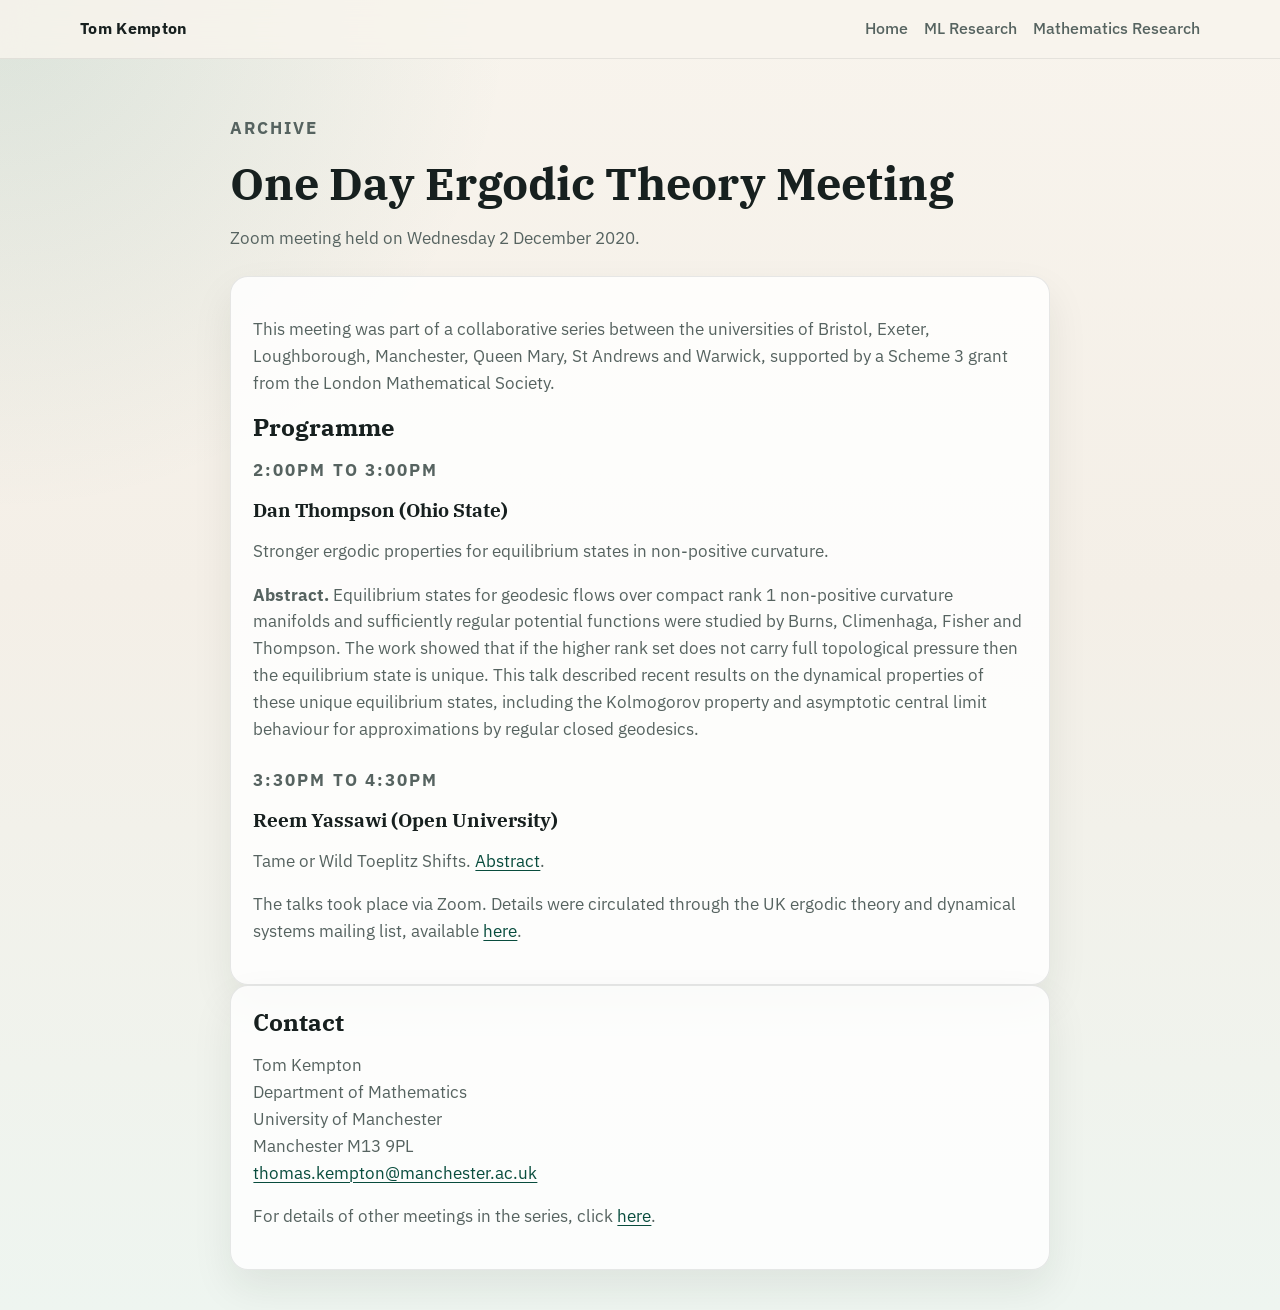
<file: onedayDec20.html>
<!DOCTYPE html>
<html lang="en">
<head>
  <meta charset="utf-8">
  <meta name="viewport" content="width=device-width, initial-scale=1">
  <title>One Day Ergodic Theory Meeting | Archive</title>
  <meta name="description" content="Archive page for the One Day Ergodic Theory Meeting held on 2 December 2020.">
  <link rel="preconnect" href="https://fonts.googleapis.com">
  <link rel="preconnect" href="https://fonts.gstatic.com" crossorigin>
  <link href="https://fonts.googleapis.com/css2?family=IBM+Plex+Sans:wght@400;500;600;700&family=IBM+Plex+Serif:wght@400;600&display=swap" rel="stylesheet">
  <link rel="stylesheet" href="style.css">
</head>
<body>
  <header class="site-header site-header-compact">
    <div class="container">
      <nav class="site-nav" aria-label="Primary">
        <a class="wordmark" href="index.html">Tom Kempton</a>
        <div class="nav-links">
          <a href="index.html">Home</a>
          <a href="ai-research.html">ML Research</a>
          <a href="publications.htm">Mathematics Research</a>
        </div>
      </nav>
    </div>
  </header>

  <main class="section">
    <div class="container narrow">
      <div class="section-heading">
        <p class="eyebrow">Archive</p>
        <h1>One Day Ergodic Theory Meeting</h1>
        <p>Zoom meeting held on Wednesday 2 December 2020.</p>
      </div>

      <article class="card prose">
        <p>
          This meeting was part of a collaborative series between the universities of Bristol, Exeter, Loughborough,
          Manchester, Queen Mary, St Andrews and Warwick, supported by a Scheme 3 grant from the London Mathematical Society.
        </p>

        <h2>Programme</h2>
        <div class="event-item">
          <p class="event-time">2:00pm to 3:00pm</p>
          <h3>Dan Thompson (Ohio State)</h3>
          <p>Stronger ergodic properties for equilibrium states in non-positive curvature.</p>
          <p>
            <strong>Abstract.</strong> Equilibrium states for geodesic flows over compact rank 1 non-positive curvature
            manifolds and sufficiently regular potential functions were studied by Burns, Climenhaga, Fisher and Thompson.
            The work showed that if the higher rank set does not carry full topological pressure then the equilibrium state
            is unique. This talk described recent results on the dynamical properties of these unique equilibrium states,
            including the Kolmogorov property and asymptotic central limit behaviour for approximations by regular closed geodesics.
          </p>
        </div>

        <div class="event-item">
          <p class="event-time">3:30pm to 4:30pm</p>
          <h3>Reem Yassawi (Open University)</h3>
          <p>Tame or Wild Toeplitz Shifts. <a href="YassawiAbstract.pdf">Abstract</a>.</p>
        </div>

        <p>
          The talks took place via Zoom. Details were circulated through the UK ergodic theory and dynamical systems mailing list,
          available <a href="https://www.jiscmail.ac.uk/cgi-bin/webadmin?A0=UKETDS">here</a>.
        </p>
      </article>

      <article class="card prose">
        <h2>Contact</h2>
        <p>
          Tom Kempton<br>
          Department of Mathematics<br>
          University of Manchester<br>
          Manchester M13 9PL<br>
          <a href="mailto:thomas.kempton@manchester.ac.uk">thomas.kempton@manchester.ac.uk</a>
        </p>
        <p>
          For details of other meetings in the series, click
          <a href="https://people.maths.bris.ac.uk/~matmj/ergodicmeetings2021.html">here</a>.
        </p>
      </article>
    </div>
  </main>
</body>
</html>
</file>
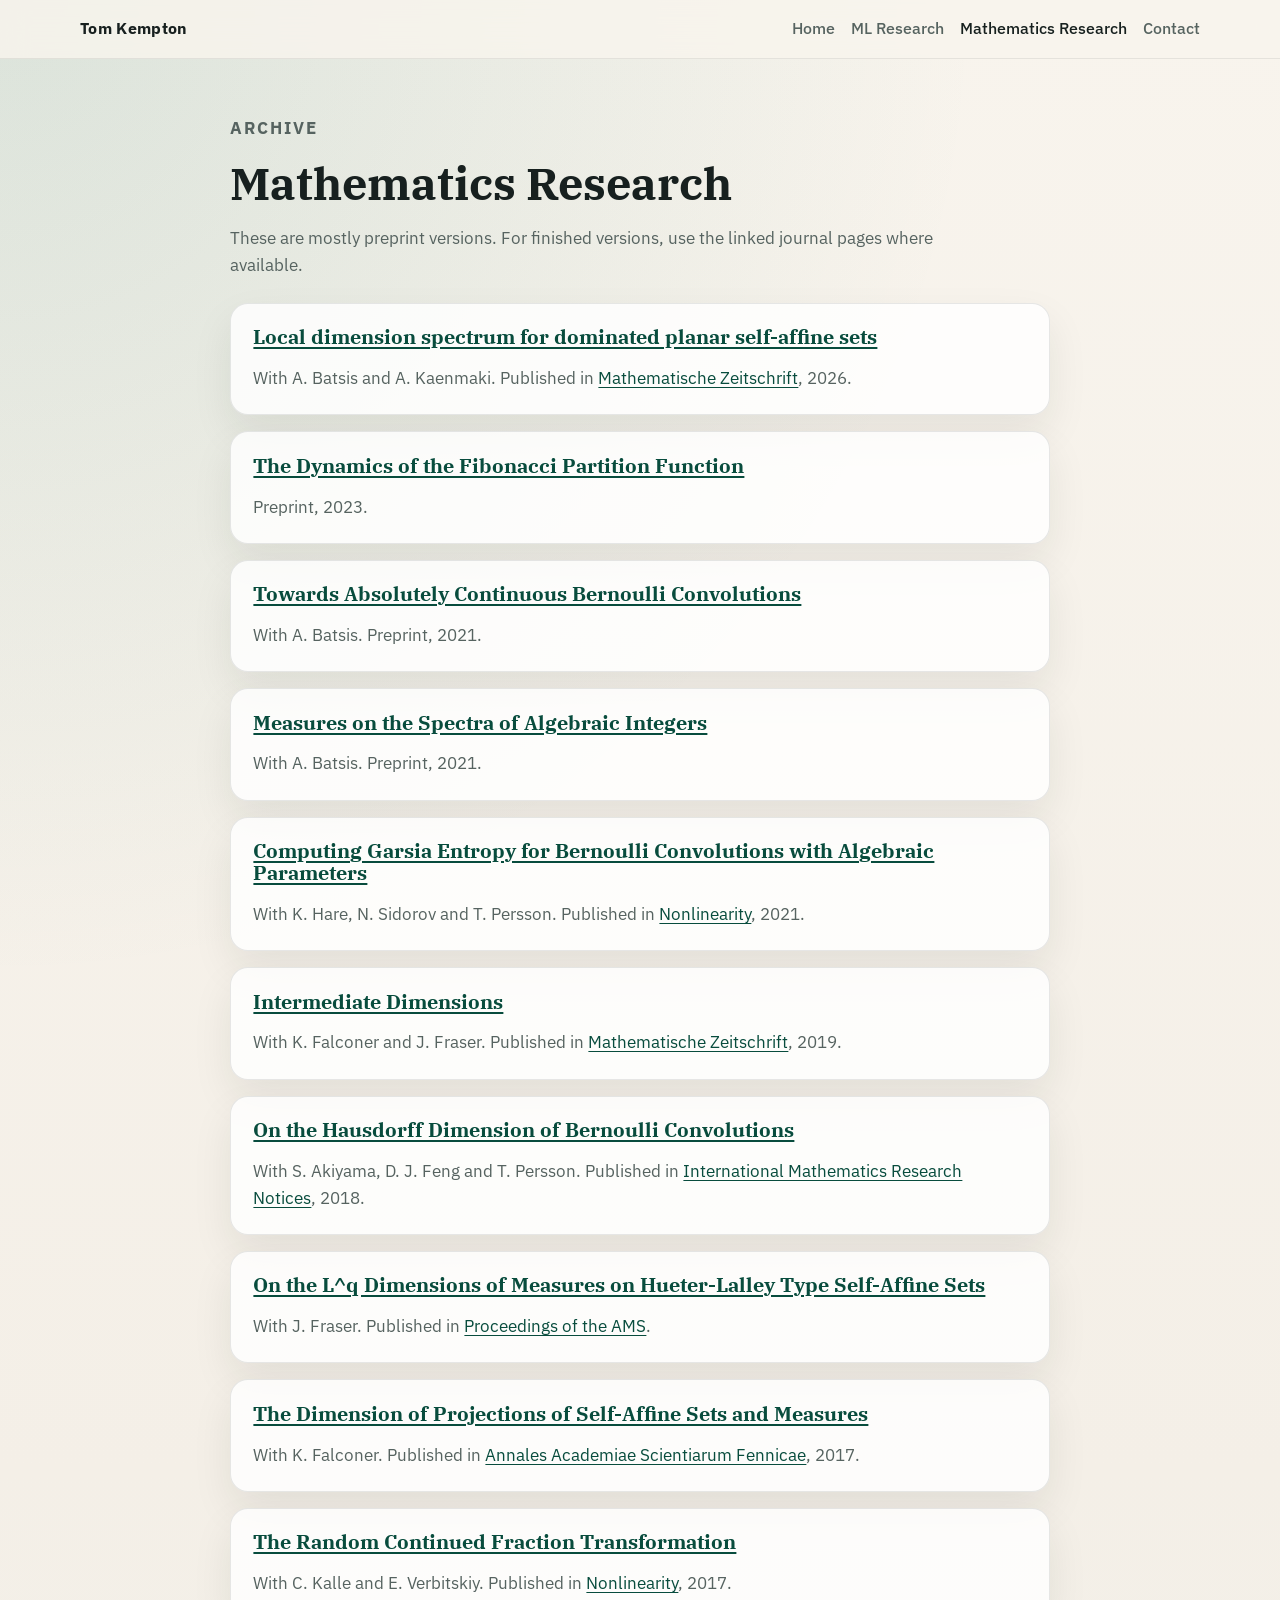
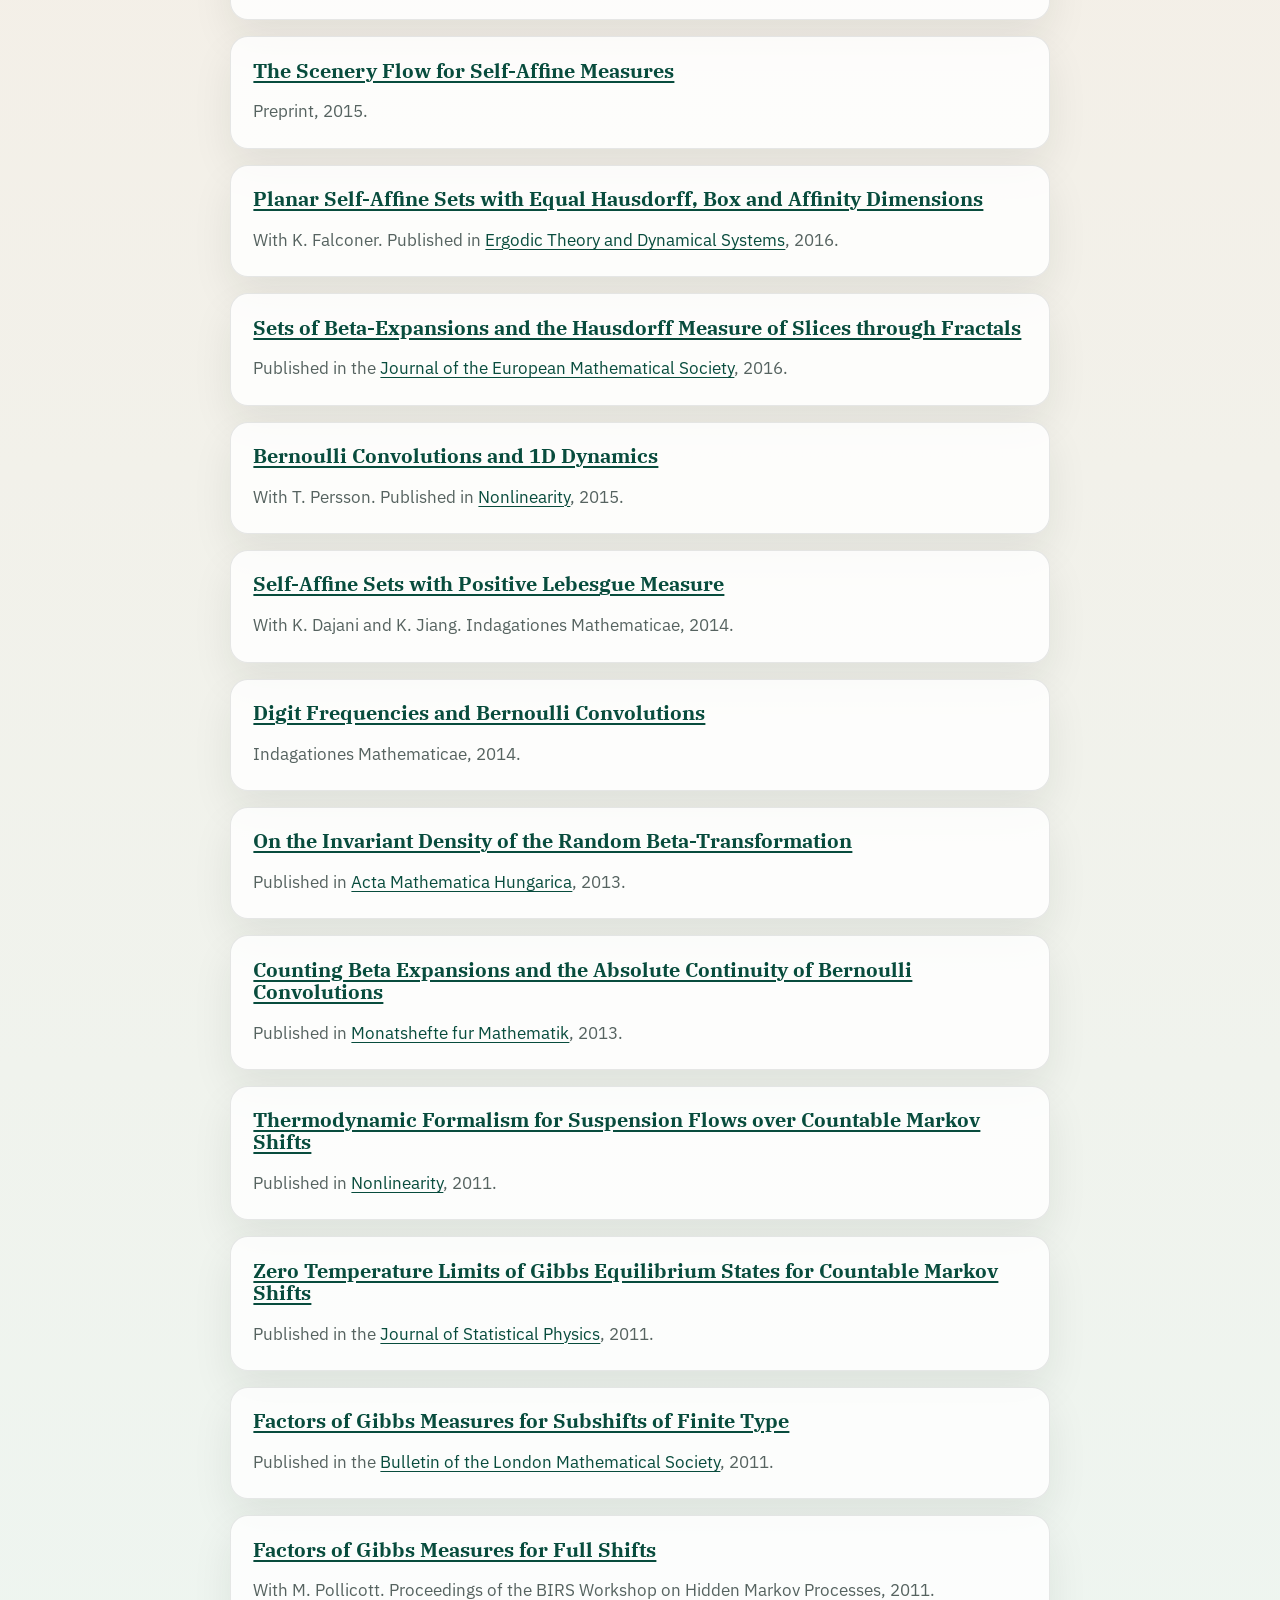
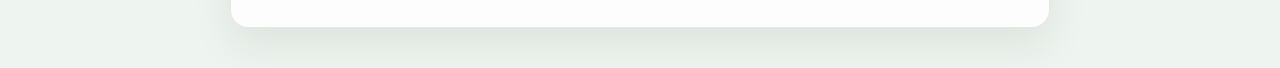
<file: publications.htm>
<!DOCTYPE html>
<html lang="en">
<head>
  <meta charset="utf-8">
  <meta name="viewport" content="width=device-width, initial-scale=1">
  <title>Tom Kempton | Mathematics Research</title>
  <meta name="description" content="Mathematics research, publications, and preprints by Tom Kempton.">
  <link rel="preconnect" href="https://fonts.googleapis.com">
  <link rel="preconnect" href="https://fonts.gstatic.com" crossorigin>
  <link href="https://fonts.googleapis.com/css2?family=IBM+Plex+Sans:wght@400;500;600;700&family=IBM+Plex+Serif:wght@400;600&display=swap" rel="stylesheet">
  <link rel="stylesheet" href="style.css">
</head>
<body>
  <header class="site-header site-header-compact">
    <div class="container">
      <nav class="site-nav" aria-label="Primary">
        <a class="wordmark" href="index.html">Tom Kempton</a>
        <div class="nav-links">
          <a href="index.html">Home</a>
          <a href="ai-research.html">ML Research</a>
          <a href="publications.htm" aria-current="page">Mathematics Research</a>
          <a href="index.html#contact">Contact</a>
        </div>
      </nav>
    </div>
  </header>

  <main class="section">
    <div class="container narrow">
      <div class="section-heading">
        <p class="eyebrow">Archive</p>
        <h1>Mathematics Research</h1>
        <p>
          These are mostly preprint versions. For finished versions, use the linked journal pages where available.
        </p>
      </div>

      <div class="stack">
        <article class="card publication-item">
          <h2><a href="https://link.springer.com/article/10.1007/s00209-026-03972-2">Local dimension spectrum for dominated planar self-affine sets</a></h2>
          <p>With A. Batsis and A. Kaenmaki. Published in <a href="https://link.springer.com/article/10.1007/s00209-026-03972-2">Mathematische Zeitschrift</a>, 2026.</p>
        </article>
        <article class="card publication-item">
          <h2><a href="https://arxiv.org/abs/2311.06006">The Dynamics of the Fibonacci Partition Function</a></h2>
          <p>Preprint, 2023.</p>
        </article>
        <article class="card publication-item">
          <h2><a href="https://arxiv.org/abs/2110.09072">Towards Absolutely Continuous Bernoulli Convolutions</a></h2>
          <p>With A. Batsis. Preprint, 2021.</p>
        </article>
        <article class="card publication-item">
          <h2><a href="https://arxiv.org/abs/2102.07581">Measures on the Spectra of Algebraic Integers</a></h2>
          <p>With A. Batsis. Preprint, 2021.</p>
        </article>
        <article class="card publication-item">
          <h2><a href="https://arxiv.org/abs/1912.10987">Computing Garsia Entropy for Bernoulli Convolutions with Algebraic Parameters</a></h2>
          <p>With K. Hare, N. Sidorov and T. Persson. Published in <a href="https://iopscience.iop.org/article/10.1088/1361-6544/abf849">Nonlinearity</a>, 2021.</p>
        </article>
        <article class="card publication-item">
          <h2><a href="https://arxiv.org/abs/1811.06493">Intermediate Dimensions</a></h2>
          <p>With K. Falconer and J. Fraser. Published in <a href="https://link.springer.com/article/10.1007/s00209-019-02452-0">Mathematische Zeitschrift</a>, 2019.</p>
        </article>
        <article class="card publication-item">
          <h2><a href="https://arxiv.org/abs/1801.07118">On the Hausdorff Dimension of Bernoulli Convolutions</a></h2>
          <p>With S. Akiyama, D. J. Feng and T. Persson. Published in <a href="https://academic.oup.com/imrn/advance-article/doi/10.1093/imrn/rny209/5090092">International Mathematics Research Notices</a>, 2018.</p>
        </article>
        <article class="card publication-item">
          <h2><a href="http://arxiv.org/abs/1511.03556">On the L^q Dimensions of Measures on Hueter-Lalley Type Self-Affine Sets</a></h2>
          <p>With J. Fraser. Published in <a href="https://www.ams.org/journals/proc/2018-146-01/S0002-9939-2017-13672-7/">Proceedings of the AMS</a>.</p>
        </article>
        <article class="card publication-item">
          <h2><a href="http://arxiv.org/abs/1511.03556">The Dimension of Projections of Self-Affine Sets and Measures</a></h2>
          <p>With K. Falconer. Published in <a href="http://www.acadsci.fi/mathematica/Vol42/FalconerKempton.html">Annales Academiae Scientiarum Fennicae</a>, 2017.</p>
        </article>
        <article class="card publication-item">
          <h2><a href="https://arxiv.org/abs/1507.05782">The Random Continued Fraction Transformation</a></h2>
          <p>With C. Kalle and E. Verbitskiy. Published in <a href="http://iopscience.iop.org/article/10.1088/1361-6544/aa5243/meta">Nonlinearity</a>, 2017.</p>
        </article>
        <article class="card publication-item">
          <h2><a href="http://arxiv.org/abs/1505.01663">The Scenery Flow for Self-Affine Measures</a></h2>
          <p>Preprint, 2015.</p>
        </article>
        <article class="card publication-item">
          <h2><a href="http://arxiv.org/abs/1503.01270">Planar Self-Affine Sets with Equal Hausdorff, Box and Affinity Dimensions</a></h2>
          <p>With K. Falconer. Published in <a href="https://doi.org/10.1017/etds.2016.74">Ergodic Theory and Dynamical Systems</a>, 2016.</p>
        </article>
        <article class="card publication-item">
          <h2><a href="Slicing Fractals JEMS.pdf">Sets of Beta-Expansions and the Hausdorff Measure of Slices through Fractals</a></h2>
          <p>Published in the <a href="https://www.ems-ph.org/journals/show_abstract.php?issn=1435-9855&vol=18&iss=2&rank=3">Journal of the European Mathematical Society</a>, 2016.</p>
        </article>
        <article class="card publication-item">
          <h2><a href="http://arxiv.org/abs/1501.06740">Bernoulli Convolutions and 1D Dynamics</a></h2>
          <p>With T. Persson. Published in <a href="http://iopscience.iop.org/article/10.1088/0951-7715/28/11/3921/meta">Nonlinearity</a>, 2015.</p>
        </article>
        <article class="card publication-item">
          <h2><a href="Self Affine Revised.pdf">Self-Affine Sets with Positive Lebesgue Measure</a></h2>
          <p>With K. Dajani and K. Jiang. Indagationes Mathematicae, 2014.</p>
        </article>
        <article class="card publication-item">
          <h2><a href="http://www.arxiv.org/pdf/1211.5023">Digit Frequencies and Bernoulli Convolutions</a></h2>
          <p>Indagationes Mathematicae, 2014.</p>
        </article>
        <article class="card publication-item">
          <h2><a href="InvariantDensityFinal.pdf">On the Invariant Density of the Random Beta-Transformation</a></h2>
          <p>Published in <a href="http://link.springer.com/article/10.1007%2Fs10474-013-0377-x">Acta Mathematica Hungarica</a>, 2013.</p>
        </article>
        <article class="card publication-item">
          <h2><a href="UBCEdit2.pdf">Counting Beta Expansions and the Absolute Continuity of Bernoulli Convolutions</a></h2>
          <p>Published in <a href="http://link.springer.com/article/10.1007%2Fs00605-013-0512-3">Monatshefte fur Mathematik</a>, 2013.</p>
        </article>
        <article class="card publication-item">
          <h2><a href="Thermodynamic Formalism For Suspension Flows Over Countable Markov Shifts.pdf">Thermodynamic Formalism for Suspension Flows over Countable Markov Shifts</a></h2>
          <p>Published in <a href="http://stacks.iop.org/0951-7715/24/2763">Nonlinearity</a>, 2011.</p>
        </article>
        <article class="card publication-item">
          <h2><a href="Zero_Temperature.pdf">Zero Temperature Limits of Gibbs Equilibrium States for Countable Markov Shifts</a></h2>
          <p>Published in the <a href="http://www.springerlink.com/content/4828724x070tn226/">Journal of Statistical Physics</a>, 2011.</p>
        </article>
        <article class="card publication-item">
          <h2><a href="Factors of Gibbs Measures for Subshifts of Finite Type.pdf">Factors of Gibbs Measures for Subshifts of Finite Type</a></h2>
          <p>Published in the <a href="http://blms.oxfordjournals.org/cgi/content/abstract/bdr010?ijkey=SwmCa3URtkGJHrZ&keytype=ref">Bulletin of the London Mathematical Society</a>, 2011.</p>
        </article>
        <article class="card publication-item">
          <h2><a href="Factors of Gibbs Measures for Full Shifts.pdf">Factors of Gibbs Measures for Full Shifts</a></h2>
          <p>With M. Pollicott. Proceedings of the BIRS Workshop on Hidden Markov Processes, 2011.</p>
        </article>
      </div>
    </div>
  </main>
</body>
</html>
</file>
<file: style.css>
:root {
  --bg: #f4efe7;
  --bg-alt: #e5efe7;
  --surface: rgba(255, 255, 255, 0.82);
  --surface-strong: #ffffff;
  --text: #17201f;
  --muted: #566360;
  --border: rgba(23, 32, 31, 0.1);
  --accent: #0d6b57;
  --accent-strong: #084c3d;
  --shadow: 0 18px 40px rgba(23, 32, 31, 0.08);
  --radius-lg: 24px;
  --radius-md: 18px;
  --radius-sm: 12px;
  --container: 1120px;
}

* {
  box-sizing: border-box;
}

html {
  scroll-behavior: smooth;
}

body {
  margin: 0;
  font-family: "IBM Plex Sans", sans-serif;
  color: var(--text);
  background:
    radial-gradient(circle at top left, rgba(13, 107, 87, 0.12), transparent 28%),
    linear-gradient(180deg, #f8f4ed 0%, var(--bg) 45%, #eef5f0 100%);
  line-height: 1.6;
}

img {
  display: block;
  max-width: 100%;
  height: auto;
}

a {
  color: var(--accent-strong);
  text-decoration-thickness: 0.08em;
  text-underline-offset: 0.15em;
}

a:hover {
  color: var(--accent);
}

.container {
  width: min(calc(100% - 2rem), var(--container));
  margin: 0 auto;
}

.narrow {
  width: min(calc(100% - 2rem), 820px);
}

.site-header {
  position: sticky;
  top: 0;
  z-index: 10;
  backdrop-filter: blur(14px);
  background: rgba(248, 244, 237, 0.82);
  border-bottom: 1px solid rgba(23, 32, 31, 0.08);
}

.site-header-compact {
  position: static;
}

.site-nav {
  display: flex;
  align-items: center;
  justify-content: space-between;
  gap: 1rem;
  padding: 1rem 0;
}

.wordmark {
  font-weight: 700;
  letter-spacing: 0.02em;
  text-decoration: none;
  color: var(--text);
}

.nav-links {
  display: flex;
  flex-wrap: wrap;
  gap: 1rem;
}

.nav-links a {
  text-decoration: none;
  color: var(--muted);
  font-weight: 500;
}

.nav-links a:hover,
.nav-links a[aria-current="page"] {
  color: var(--text);
}

.hero {
  padding: 4rem 0 2rem;
}

.hero-grid,
.two-column,
.footer-grid {
  display: grid;
  gap: 2rem;
}

.hero-grid {
  grid-template-columns: 1.3fr 0.9fr;
  align-items: center;
}

.hero-copy h1,
.section-heading h1,
.section-heading h2,
.card h2,
.card h3,
.site-footer h2 {
  font-family: "IBM Plex Serif", serif;
  line-height: 1.1;
  margin: 0;
}

.hero-copy h1 {
  font-size: clamp(2.8rem, 5vw, 4.8rem);
  margin-top: 0.4rem;
  max-width: 12ch;
}

.lede,
.section-heading p,
.card p,
.prose p,
.publication-item p {
  color: var(--muted);
  font-size: 1.05rem;
}

.eyebrow,
.card-label,
.event-time {
  text-transform: uppercase;
  letter-spacing: 0.12em;
  font-size: 0.78rem;
  font-weight: 700;
  color: var(--accent);
}

.cta-row {
  display: flex;
  flex-wrap: wrap;
  gap: 0.9rem;
  margin-top: 1.75rem;
}

.button {
  display: inline-flex;
  align-items: center;
  justify-content: center;
  min-height: 2.9rem;
  padding: 0.8rem 1.15rem;
  border-radius: 999px;
  border: 1px solid transparent;
  text-decoration: none;
  font-weight: 600;
}

.button-primary {
  background: var(--accent-strong);
  color: #fff;
}

.button-primary:hover {
  color: #fff;
  background: var(--accent);
}

.button-secondary {
  background: rgba(255, 255, 255, 0.65);
  border-color: var(--border);
  color: var(--text);
}

.hero-media {
  justify-self: end;
  max-width: 420px;
}

.hero-media img {
  border-radius: var(--radius-lg);
  box-shadow: var(--shadow);
  aspect-ratio: 4 / 4;
  object-fit: cover;
}

.caption {
  margin: 0.8rem 0 0;
  color: var(--muted);
  font-size: 0.95rem;
}

.section {
  padding: 2.5rem 0;
}

.section-alt {
  background: linear-gradient(180deg, rgba(229, 239, 231, 0.24), rgba(229, 239, 231, 0.5));
}

.section-heading {
  max-width: 760px;
  margin-bottom: 1.5rem;
}

.section-heading h1,
.section-heading h2 {
  font-size: clamp(2rem, 3.5vw, 3rem);
  margin-top: 0.35rem;
}

.two-column {
  grid-template-columns: 1.4fr 0.8fr;
}

.card-grid {
  display: grid;
  grid-template-columns: repeat(3, minmax(0, 1fr));
  gap: 1.25rem;
}

.compact-grid {
  grid-template-columns: repeat(4, minmax(0, 1fr));
}

.featured-grid {
  grid-template-columns: repeat(2, minmax(0, 1fr));
}

.stack {
  display: grid;
  gap: 1rem;
}

.section-link-row {
  margin: 1.5rem 0 0;
}

.card {
  background: var(--surface);
  border: 1px solid var(--border);
  border-radius: var(--radius-md);
  padding: 1.4rem;
  box-shadow: var(--shadow);
}

.placeholder {
  border-style: dashed;
}

.link-card {
  text-decoration: none;
  font-weight: 600;
  color: var(--text);
}

.plain-list {
  list-style: none;
  padding: 0;
  margin: 1rem 0 0;
}

.plain-list li + li {
  margin-top: 0.75rem;
}

.text-link {
  font-weight: 600;
}

.publication-item h2 {
  font-size: 1.25rem;
}

.publication-item p,
.event-item p:last-child {
  margin-bottom: 0;
}

.event-item + .event-item {
  margin-top: 1.5rem;
}

.site-footer {
  padding: 2.5rem 0 4rem;
}

.footer-grid {
  grid-template-columns: repeat(2, minmax(0, 1fr));
  border-top: 1px solid rgba(23, 32, 31, 0.1);
  padding-top: 1.5rem;
}

@media (max-width: 960px) {
  .hero-grid,
  .two-column,
  .footer-grid,
  .card-grid,
  .compact-grid {
    grid-template-columns: 1fr;
  }

  .hero-media {
    justify-self: start;
  }
}

@media (max-width: 640px) {
  .site-nav {
    align-items: flex-start;
    flex-direction: column;
  }

  .hero {
    padding-top: 2.5rem;
  }

  .container,
  .narrow {
    width: min(calc(100% - 1.25rem), var(--container));
  }

  .card,
  .hero-media img {
    border-radius: 16px;
  }
}
</file>
